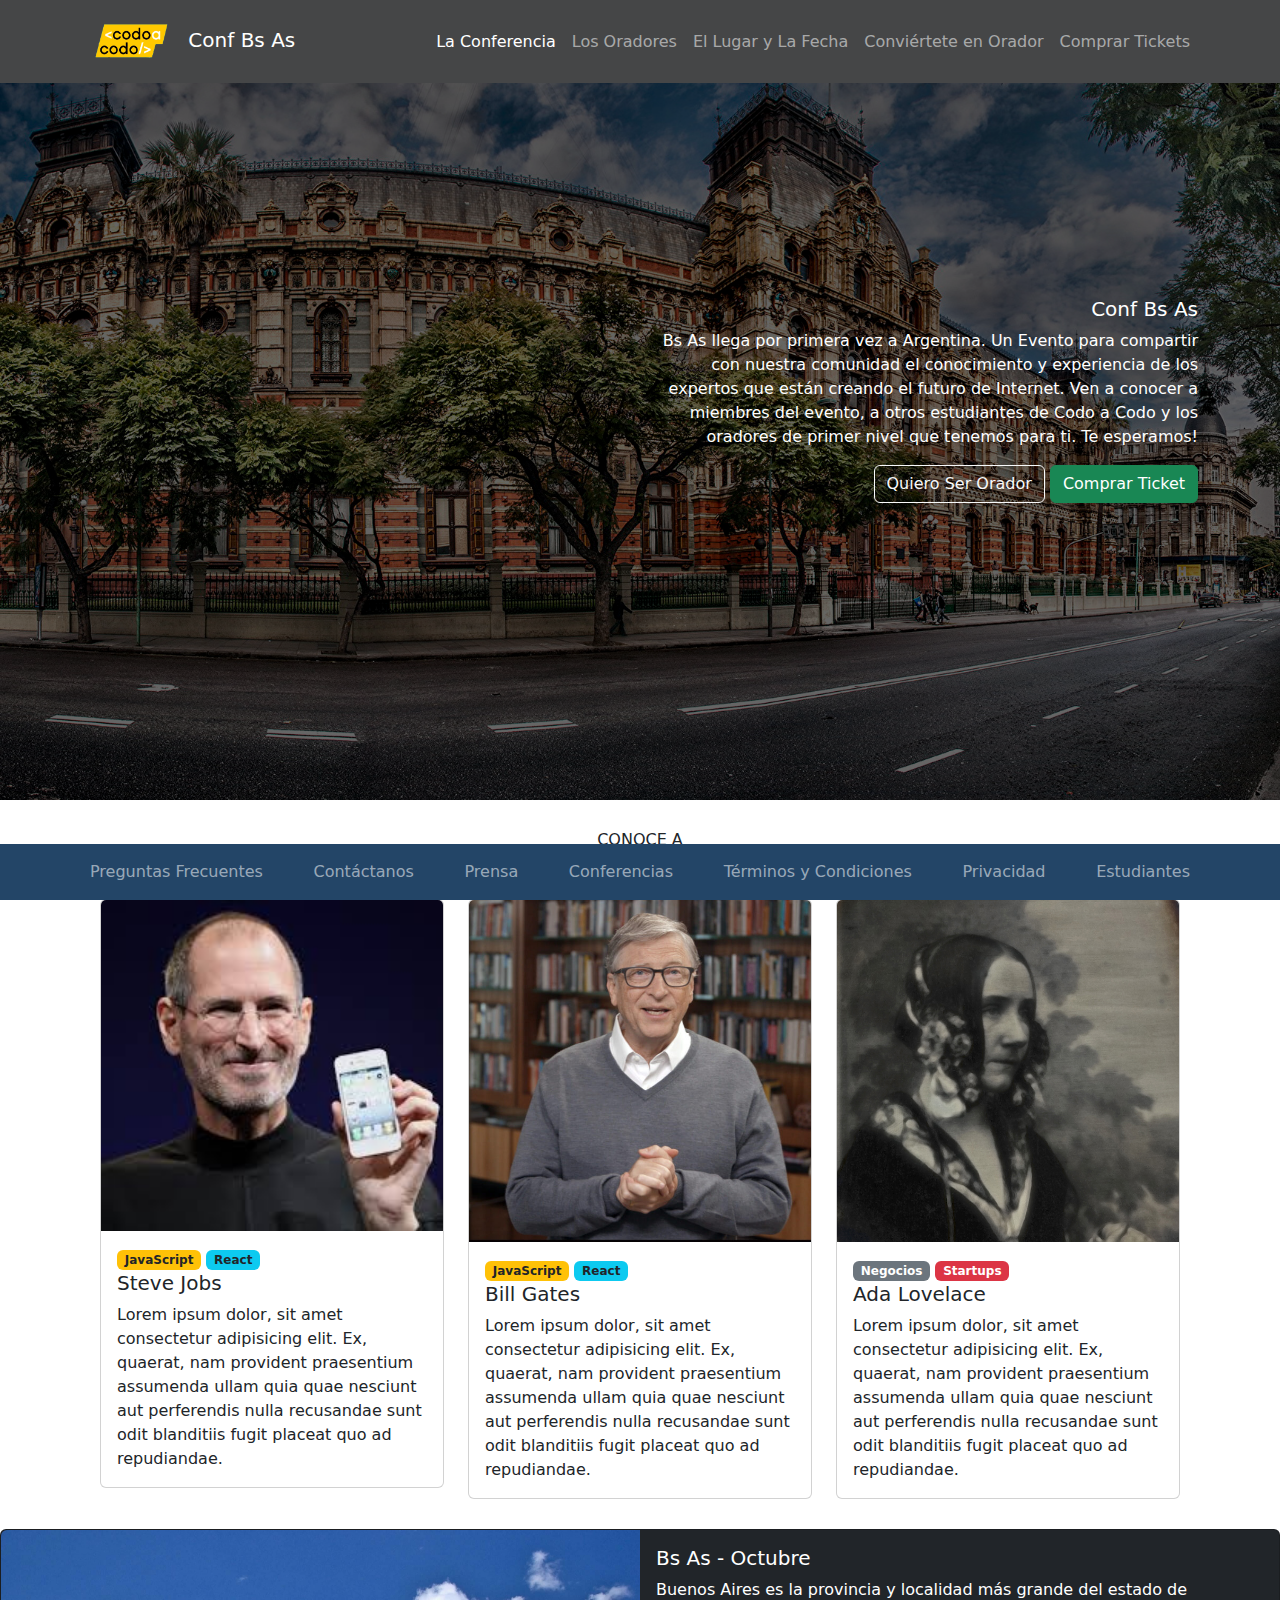
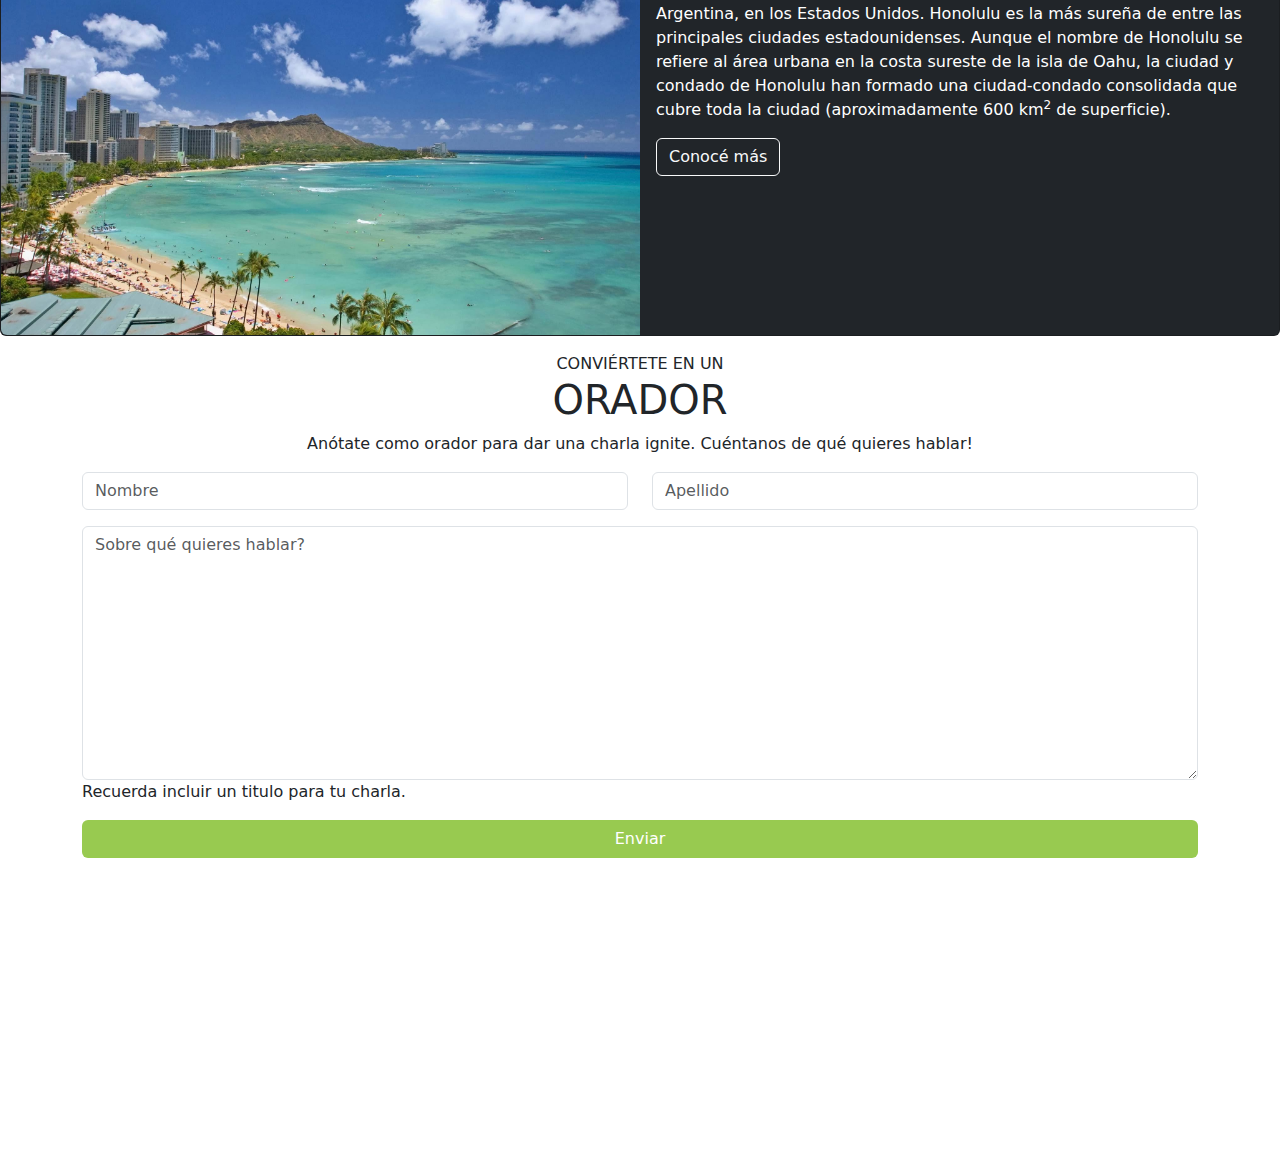
<file: index.html>
<!DOCTYPE html>
<html lang="es">
<head>
    <meta charset="UTF-8" />
    <meta http-equiv="X-UA-Compatible" content="IE=edge" />
    <meta name="viewport" content="width=device-width, initial-scale=1.0" />
    <title>Conf Bs As</title>
    <link
            href="https://cdn.jsdelivr.net/npm/bootstrap@5.1.2/dist/css/bootstrap.min.css"
            rel="stylesheet"
    />
    <link rel="stylesheet" href="./estilo.css" />
</head>
<body>
<header>
    <nav
            class="navbar fixed-top navbar-expand-lg navbar-dark"
            style="background-color: #454647"
    >
        <div class="container">
            <a class="navbar-brand" href="#">
                <img
                        src="./imagenes/codoacodo.png"
                        alt=""
                        width="100"
                        height
                        style="vertical-align: middle"
                />
                Conf Bs As
            </a>
            <button
                    class="navbar-toggler"
                    type="button"
                    data-bs-toggle="collapse"
                    data-bs-target="#navbarNav"
                    aria-controls="navbarNav"
                    aria-expanded="false"
                    aria-label="Toggle navigation"
            >
                <span class="navbar-toggler-icon"></span>
            </button>
            <div class="collapse navbar-collapse flex-row-reverse" id="navbarNav">
                <ul class="navbar-nav">
                    <li class="nav-item">
                        <a class="nav-link active" aria-current="page" href="#"
                        >La Conferencia</a
                        >
                    </li>
                    <li class="nav-item">
                        <a class="nav-link" href="#">Los Oradores</a>
                    </li>
                    <li class="nav-item">
                        <a class="nav-link" href="#">El Lugar y La Fecha</a>
                    </li>
                    <li class="nav-item">
                        <a class="nav-link" href="#">Conviértete en Orador</a>
                    </li>
                    <li class="nav-item">
                        <a class="nav-link" color="green"
                           href="compras.html">
                           Comprar Tickets</a>
                    </li>
                </ul>
            </div>
        </div>
    </nav>
</header>
<main>
    <div class="banner text-white" style="text-align: right">
        <div
                class="container"
                style="
            display: flex;
            justify-content: flex-end;
            align-items: center;
            height: 800px;
          "
        >
            <div class="banner-info col-6">
                <h5>Conf Bs As</h5>
                <p>
                    Bs As llega por primera vez a Argentina. Un Evento para compartir
                    con nuestra comunidad el conocimiento y experiencia de los
                    expertos que están creando el futuro de Internet. Ven a conocer a
                    miembres del evento, a otros estudiantes de Codo a Codo y los
                    oradores de primer nivel que tenemos para ti. Te esperamos!
                </p>
                <a href="#" class="btn btn-outline-light">Quiero Ser Orador</a>
                <a href="compras.html" class="btn btn-success">Comprar Ticket</a>
            </div>
        </div>
    </div>
    <div
            class="oradores"
            style="margin: 30px; margin-left: 100px; margin-right: 100px"
    >
        <h6 class="text-center">CONOCE A</h6>
        <h3 class="text-center">LOS ORADORES</h3>
        <div class="row" style="display: flex; justify-content: space-evenly">
            <div class="col-sm-4">
                <div class="card">
                    <img src="./imagenes/steve.jpg" class="card-img-top" alt="..." />
                    <div class="card-body">
                        <span class="badge bg-warning text-dark">JavaScript</span>
                        <span class="badge bg-info text-dark">React</span>
                        <h5 class="card-title">Steve Jobs</h5>
                        <p class="card-text">
                            Lorem ipsum dolor, sit amet consectetur adipisicing elit. Ex,
                            quaerat, nam provident praesentium assumenda ullam quia quae
                            nesciunt aut perferendis nulla recusandae sunt odit blanditiis
                            fugit placeat quo ad repudiandae.
                        </p>
                    </div>
                </div>
            </div>
            <div class="col-sm-4">
                <div class="card">
                    <img src="./imagenes/bill.jpg" class="card-img-top" alt="..." />
                    <div class="card-body">
                        <span class="badge bg-warning text-dark">JavaScript</span>
                        <span class="badge bg-info text-dark">React</span>
                        <h5 class="card-title">Bill Gates</h5>
                        <p class="card-text">
                            Lorem ipsum dolor, sit amet consectetur adipisicing elit. Ex,
                            quaerat, nam provident praesentium assumenda ullam quia quae
                            nesciunt aut perferendis nulla recusandae sunt odit blanditiis
                            fugit placeat quo ad repudiandae.
                        </p>
                    </div>
                </div>
            </div>
            <div class="col-sm-4">
                <div class="card">
                    <img src="./imagenes/ada.jpeg" class="card-img-top" alt="..." />
                    <div class="card-body">
                        <span class="badge bg-secondary">Negocios</span>
                        <span class="badge bg-danger">Startups</span>
                        <h5 class="card-title">Ada Lovelace</h5>
                        <p class="card-text">
                            Lorem ipsum dolor, sit amet consectetur adipisicing elit. Ex,
                            quaerat, nam provident praesentium assumenda ullam quia quae
                            nesciunt aut perferendis nulla recusandae sunt odit blanditiis
                            fugit placeat quo ad repudiandae.
                        </p>
                    </div>
                </div>
            </div>
        </div>
    </div>
    <div class="conoce-mas">
        <div class="card bg-dark text-white mb-3">
            <div class="row g-0">
                <div class="col-md-6">
                    <img
                            src="./imagenes/honolulu.jpg"
                            class="img-fluid rounded-start"
                            alt="..."
                    />
                </div>
                <div class="col-md-6">
                    <div class="card-body">
                        <h5 class="card-title">Bs As - Octubre</h5>
                        <p class="card-text">
                            Buenos Aires es la provincia y localidad más grande del estado
                            de Argentina, en los Estados Unidos. Honolulu es la más sureña
                            de entre las principales ciudades estadounidenses. Aunque el
                            nombre de Honolulu se refiere al área urbana en la costa
                            sureste de la isla de Oahu, la ciudad y condado de Honolulu
                            han formado una ciudad-condado consolidada que cubre toda la
                            ciudad (aproximadamente 600 km<sup>2</sup> de superficie).
                        </p>
                        <a href="#" class="btn btn-outline-light">Conocé más</a>
                    </div>
                </div>
            </div>
        </div>
    </div>
    <div class="formulario">
        <div class="container">
            <div style="text-align: center">
                <span>CONVIÉRTETE EN UN</span>
                <h1>ORADOR</h1>
                <p>
                    Anótate como orador para dar una charla ignite. Cuéntanos de qué
                    quieres hablar!
                </p>
            </div>
            <form>
                <div class="row mb-3">
                    <div class="col">
                        <input
                                type="text"
                                class="form-control"
                                placeholder="Nombre"
                                aria-label="Nombre"
                        />
                    </div>
                    <div class="col">
                        <input
                                type="text"
                                class="form-control"
                                placeholder="Apellido"
                                aria-label="Apellido"
                        />
                    </div>
                </div>
                <div class="row mb-3">
                    <div class="col">
                <textarea
                        class="form-control"
                        placeholder="Sobre qué quieres hablar?"
                        aria-label="Sobre qué quieres hablar?"
                        cols="30"
                        rows="10"
                ></textarea>
                        <span>Recuerda incluir un titulo para tu charla.</span>
                    </div>
                </div>

                <button
                        type="submit"
                        class="btn mb-3"
                        style="width: 100%; background-color: #98ca50; color: white"
                >
                    Enviar
                </button>
            </form>
        </div>
    </div>
</main>
<footer>
    <nav
            class="navbar navbar-expand-lg navbar-dark"
            style="background-color: #234567"
    >
        <div class="container">
            <ul
                    class="navbar-nav"
                    style="justify-content: space-between; width: 100%"
            >
                <li class="nav-item">
                    <a class="nav-link" href="#">Preguntas Frecuentes</a>
                </li>
                <li class="nav-item">
                    <a class="nav-link" href="#">Contáctanos</a>
                </li>
                <li class="nav-item">
                    <a class="nav-link" href="#">Prensa</a>
                </li>
                <li class="nav-item">
                    <a class="nav-link" href="#">Conferencias</a>
                </li>
                <li class="nav-item">
                    <a class="nav-link" href="#">Términos y Condiciones</a>
                </li>
                <li class="nav-item">
                    <a class="nav-link" href="#">Privacidad</a>
                </li>
                <li class="nav-item">
                    <a class="nav-link" href="#">Estudiantes</a>
                </li>
            </ul>
        </div>
    </nav>
</footer>
</body>
</html>
</file>
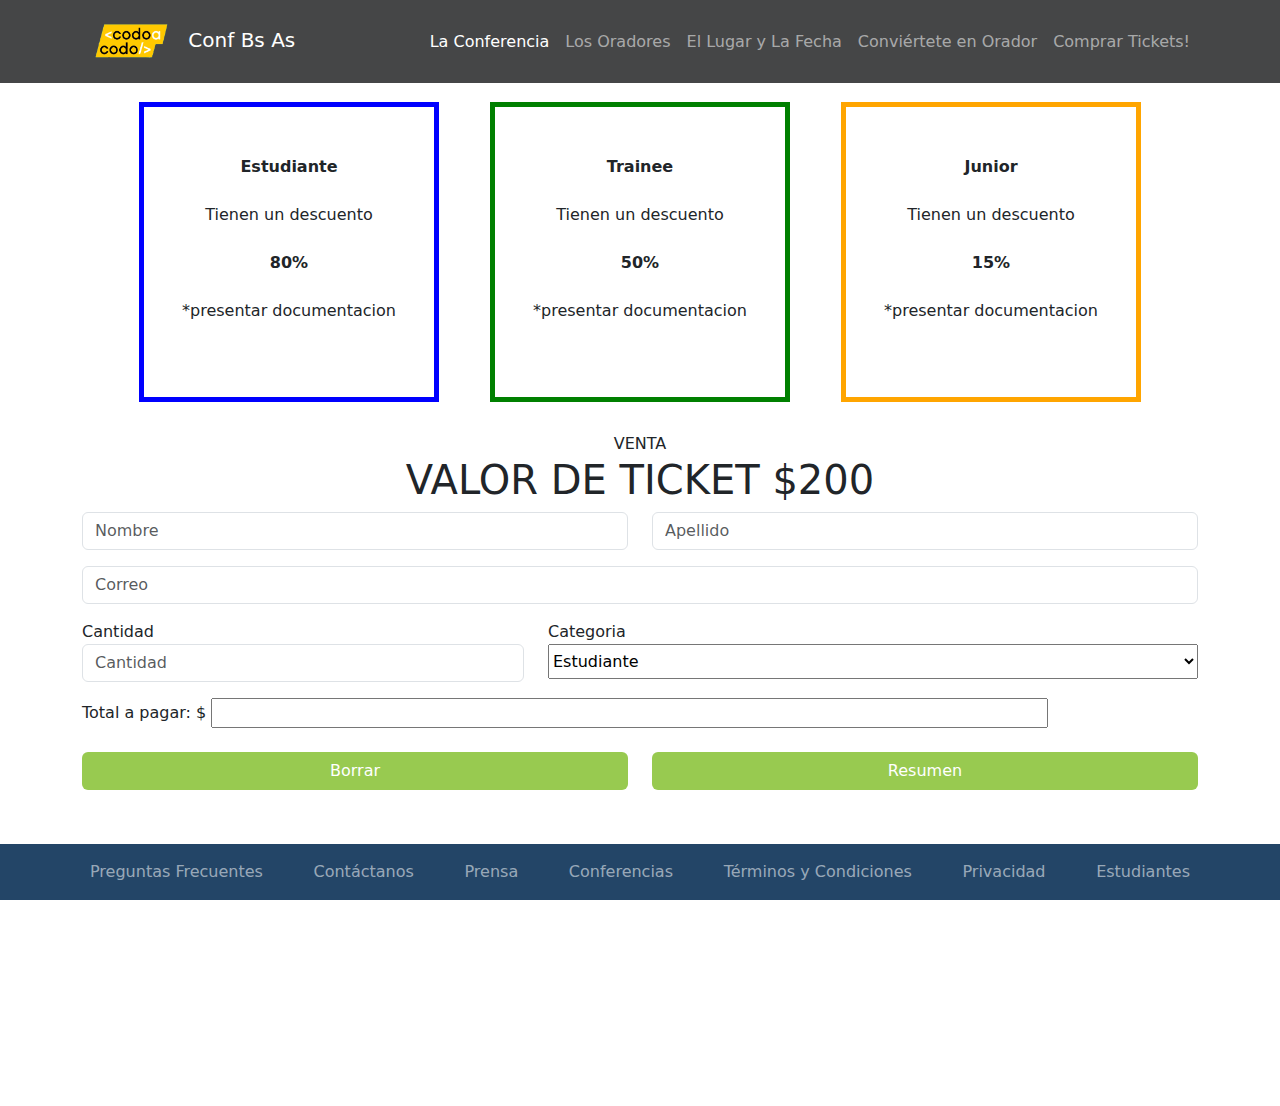
<file: compras.html>
<!DOCTYPE html>
<html lang="es">
<head>
  <meta charset="UTF-8" />
  <meta http-equiv="X-UA-Compatible" content="IE=edge" />
  <meta name="viewport" content="width=device-width, initial-scale=1.0" />
  <title>Conf Bs As (tickets)</title>
  <link
          href="https://cdn.jsdelivr.net/npm/bootstrap@5.1.2/dist/css/bootstrap.min.css"
          rel="stylesheet"
  />
  <link rel="stylesheet" href="./estilo.css" />
  <script src="procesodatos.js"></script>
  <script src="https://ajax.googleapis.com/ajax/libs/jquery/3.5.1/jquery.min.js"></script>
</head>
<body>
<header>
  <nav
          class="navbar fixed-top navbar-expand-lg navbar-dark"
          style="background-color: #454647"
  >
    <div class="container">
      <a class="navbar-brand" href="#">
        <img
                src="./imagenes/codoacodo.png"
                alt=""
                width="100"
                height
                style="vertical-align: middle"
        />
        Conf Bs As
      </a>
      <button
              class="navbar-toggler"
              type="button"
              data-bs-toggle="collapse"
              data-bs-target="#navbarNav"
              aria-controls="navbarNav"
              aria-expanded="false"
              aria-label="Toggle navigation"
      >
        <span class="navbar-toggler-icon"></span>
      </button>
      <div class="collapse navbar-collapse flex-row-reverse" id="navbarNav">
        <ul class="navbar-nav">
          <li class="nav-item">
            <a class="nav-link active" aria-current="page" href="#"
            >La Conferencia</a
            >
          </li>
          <li class="nav-item">
            <a class="nav-link" href="#">Los Oradores</a>
          </li>
          <li class="nav-item">
            <a class="nav-link" href="#">El Lugar y La Fecha</a>
          </li>
          <li class="nav-item">
            <a class="nav-link" href="#">Conviértete en Orador</a>
          </li>
          <li class="nav-item">
            <a class="nav-link" href='#' color="green">Comprar Tickets!</a>
          </li>
        </ul>
      </div>
    </div>
  </nav>
</header>
<main>
  <br> <br> <br>
  <div
          class="oradores"
          style="margin: 30px; margin-left: 100px; margin-right: 100px"
  >

    <div class="row" style="display: flex; justify-content: space-evenly">

      <div class="cuadro1">
        <p>
          <br><br>
          <strong>Estudiante</strong> <br> <br>
          Tienen un descuento <br> <br>
          <strong>80%</strong> <br> <br>
          *presentar documentacion
        </p>
      </div>
      <div class="cuadro2">
        <p>
          <br><br>
          <strong>Trainee</strong> <br> <br>
          Tienen un descuento <br> <br>
          <strong>50%</strong> <br> <br>
          *presentar documentacion
        </p>
      </div>
      <div class="cuadro3">
        <p>
          <br><br>
          <strong>Junior</strong> <br> <br>
          Tienen un descuento <br> <br>
          <strong>15%</strong> <br> <br>
          *presentar documentacion
        </p>
      </div>

    </div>
  </div>

  <div class="formulario">
    <div class="container">
      <div style="text-align: center">
        <span>VENTA</span>
        <h1>VALOR DE TICKET $200</h1>

      </div>
      <form>
        <div class="row mb-3">
          <div class="col">
            <input
                    type="text"
                    class="form-control"
                    placeholder="Nombre"
                    aria-label="Nombre"
            />
          </div>
          <div class="col">
            <input
                    type="text"
                    class="form-control"
                    placeholder="Apellido"
                    aria-label="Apellido"
            />
          </div>
        </div>
        <div class="row mb-3">
          <div class="col">
            <input
                    type="text"
                    class="form-control"
                    placeholder="Correo"
                    aria-label="Correo"
            />
          </div>
        </div>
        <div class="row mb-3">
          <div class="col">
            <span>Cantidad</span>
            <input
                    type="text"
                    id="cant"
                    class="form-control"
                    placeholder="Cantidad"
                    aria-label="Cantidad"
            />
          </div>
          <div class="col">
            <form action="#">
              <label for="lang">Categoria</label>
              <br>
              <select name="categorias" id="categ">
                <option value="80">Estudiante</option>
                <option value="50">Trainee</option>
                <option value="15">Junior</option>
              </select>

            </form>
          </div>
        </div>
        <label for="username">Total a pagar: $ </label> <input style="width: 75%" type="text" id="valorFinal" readonly><br> <br>
        <div class="row mb-3">
          <div class="col">
            <button
                    type="reset"
                    class="btn mb-3"
                    style="width: 100%; background-color: #98ca50; color: white"
            >
              Borrar
            </button>
          </div>
          <div class="col">
            <button
                    type="button"
                    class="btn mb-3"
                    style="width: 100%; background-color: #98ca50; color: white"
                    onclick="calculo()"
            >
              Resumen
            </button>
          </div>
        </div>
      </form>
    </div>
  </div>
</main>
<footer>
  <nav
          class="navbar navbar-expand-lg navbar-dark"
          style="background-color: #234567"
  >
    <div class="container">
      <ul
              class="navbar-nav"
              style="justify-content: space-between; width: 100%"
      >
        <li class="nav-item">
          <a class="nav-link" href="#">Preguntas Frecuentes</a>
        </li>
        <li class="nav-item">
          <a class="nav-link" href="#">Contáctanos</a>
        </li>
        <li class="nav-item">
          <a class="nav-link" href="#">Prensa</a>
        </li>
        <li class="nav-item">
          <a class="nav-link" href="#">Conferencias</a>
        </li>
        <li class="nav-item">
          <a class="nav-link" href="#">Términos y Condiciones</a>
        </li>
        <li class="nav-item">
          <a class="nav-link" href="#">Privacidad</a>
        </li>
        <li class="nav-item">
          <a class="nav-link" href="#">Estudiantes</a>
        </li>
      </ul>
    </div>
  </nav>
</footer>

<script>
    function calculo() {
        var cantidad = document.getElementById("cant").value;
        var descuento = document.getElementById("categ").value;
        var total = cantidad * (200 - ((200 * descuento)/100));
        console.log(cantidad + " y " + descuento);
        document.getElementById("valorFinal").value = total;

    }
</script>

</body>
</html>
</file>
<file: estilo.css>
.banner {
  background-image: url("./imagenes/ba1.jpg");
  background-size: cover;
  position: relative;
}

.banner::before {
  content: "";
  position: absolute;
  top: 0px;
  right: 0px;
  bottom: 0px;
  left: 0px;
  background-color: rgba(0, 0, 0, 0.6);
}

.banner-info {
  position: relative;
}

.cuadro1 {
  height: 300px;
  width: 300px;
  border: 5px solid blue;
  text-align: center;
}
.cuadro2 {
  height: 300px;
  width: 300px;
  border: 5px solid green;
  text-align: center;
}
.cuadro3 {
  height: 300px;
  width: 300px;
  border: 5px solid orange;
  text-align: center;
}
select {
  height: 35px;
  width: 650px;
}
footer {
  position: fixed;
  bottom: 0px;
  left: 0px;
  right: 0px;
  margin-bottom: 0px;
}

body {
  margin-bottom: 300px;
}
</file>
